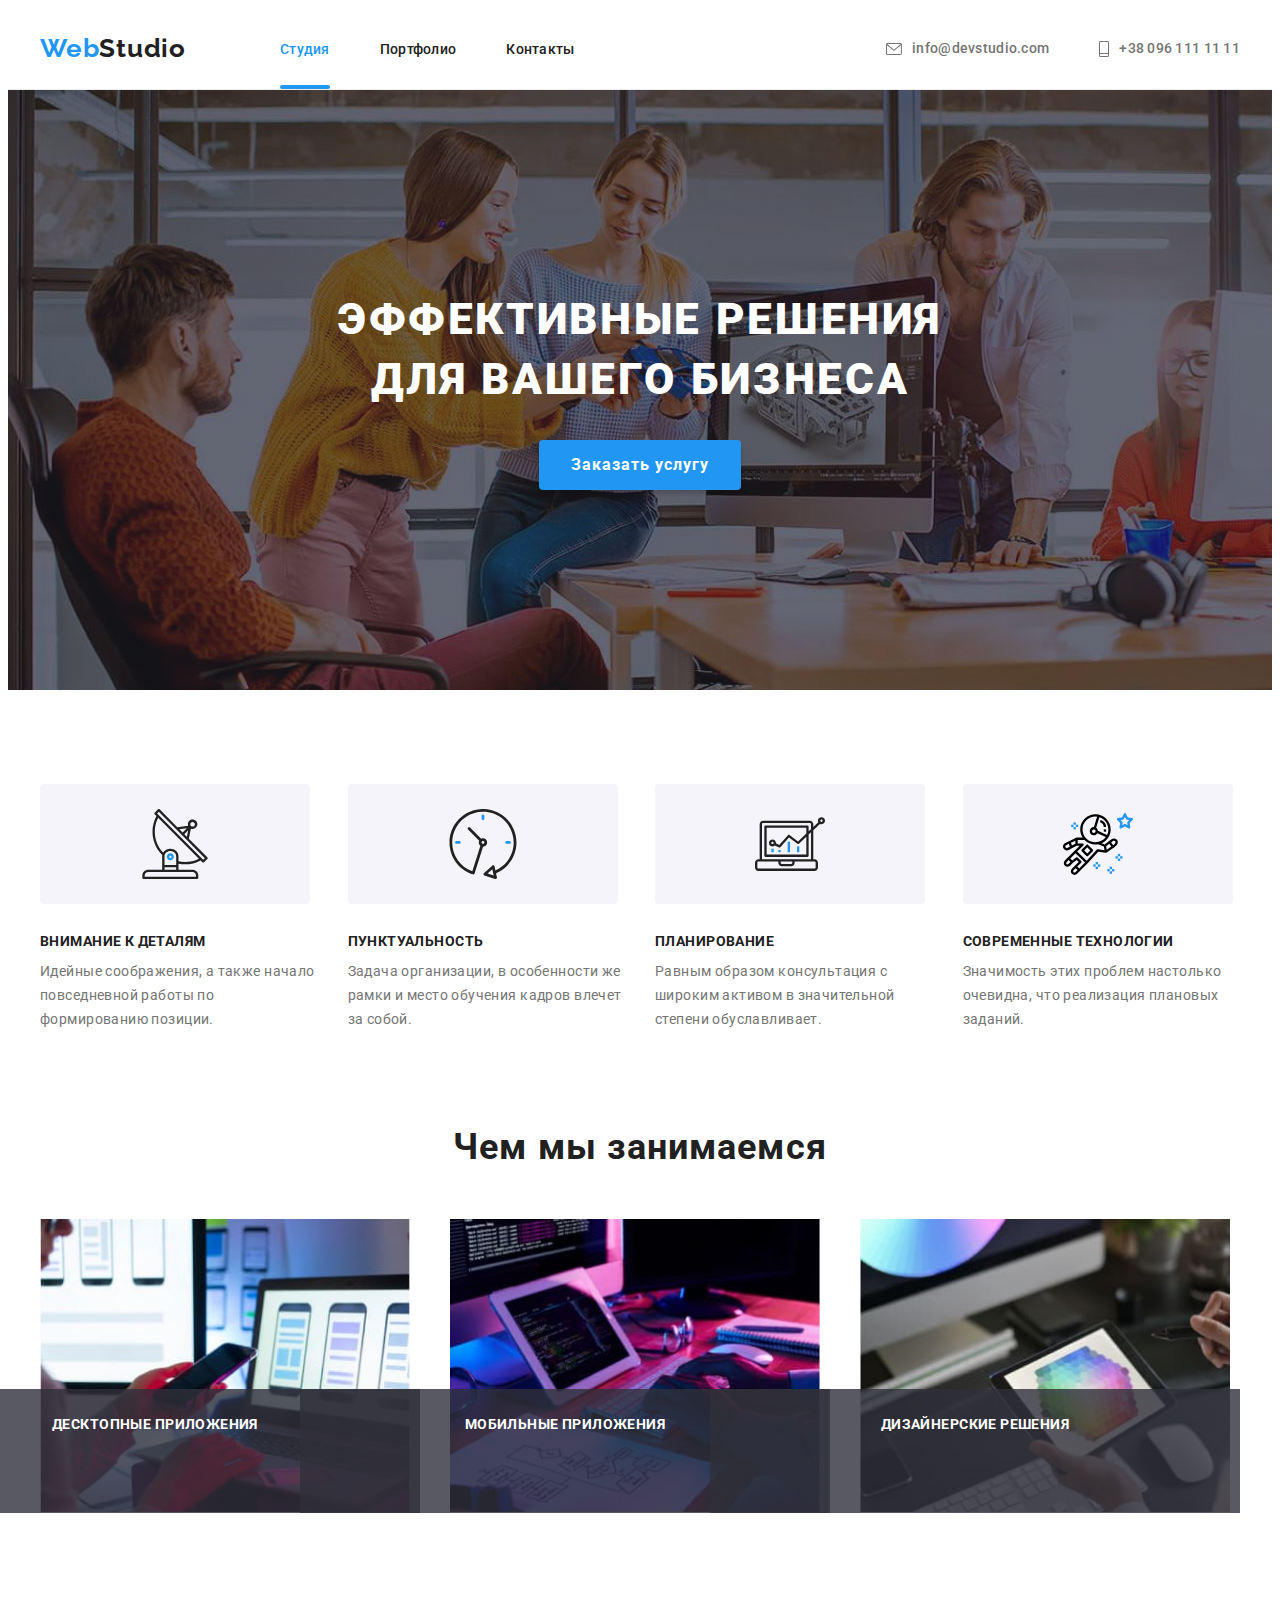
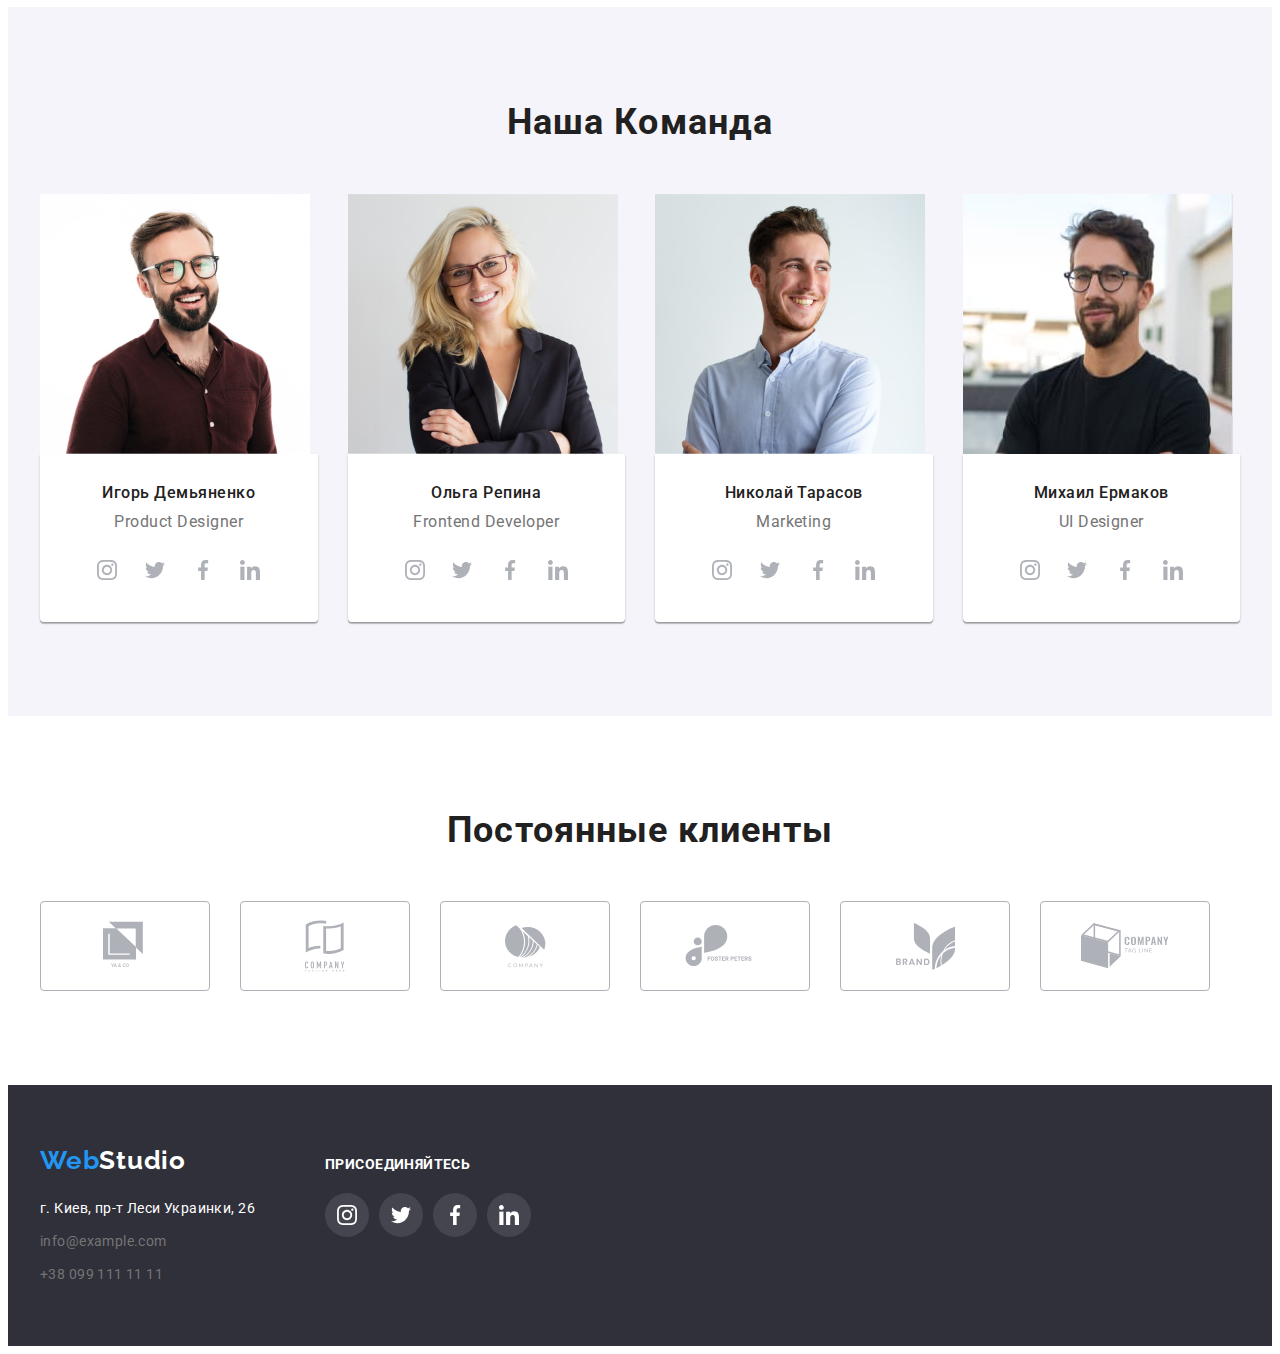
<file: index.html>
<!DOCTYPE html>
<html lang="ru">

<head>
    <link
        href="https://fonts.googleapis.com/css2?family=Raleway:wght@700&family=Roboto:wght@400;500;700;900&display=swap"
        rel="stylesheet">
    <meta charset="UTF-8">
    <link rel="stylesheet" href="https://cdnjs.cloudflare.com/ajax/libs/modern-normalize/1.0.0/modern-normalize.min.css"
        integrity="sha512-ISS7cAi1PEhQ8jnbJpJZMd29NlhNj4AWYyLOSp2CE/CsHxTCu+r+t0D2yoJudVrd0/8fTVPUVDzY5Tvli75u/g=="
        crossorigin="anonymous" />
    <meta http-equiv="X-UA-Compatible" content="IE=edge">
    <meta name="viewport" content="width=device-width, initial-scale=1.0">
    <link rel="stylesheet" href="./css/styles.css">
    <title>Веб-Студия</title>
</head>

<body>
            <header class="header">
                <div class="container">
                    <nav class="navigation link">
                        <a class="logo  link" href="./index.html" lang="en">
                            Web<span class=" header-studio">Studio</span>
                        </a>
                        <ul class="navigation-list link list">
                            <li class="navidation-item">
                                <a class="navigation-link current link" href="./index.html">Студия</a>
                            </li>
                            <li class="navidation-item">
                                <a class=" navigation-link link" href="./portfolio.html">Портфолио</a>
                            </li>
                            <li class="navidation-item">
                                <a class=" navigation-link link" href="">Контакты</a>
                            </li>
                        </ul>
                    </nav>
                    <div class="tells">
                        <ul class="tell-list list">
                            <li class="tell-item">
                                <a class="tell link" href="mailto:info@devstudio.com">
                                    <svg class="tell-img" width="16" height="12">
                                        <use href="./images/sprite.svg#icon-envelope"></use>
                                    </svg>info@devstudio.com</a>
                            </li>
                            <li class="tell-item">
                                <a class="tell link " href="tel:+380961111111">
                                    <svg class="tell-img" width="10" height="16">
                                        <use href="./images/sprite.svg#icon-Vector"></use>
                                    </svg>+38 096 111 11 11</a>
                            </li>
                        </ul>
                    </div>
            
                </div>
            </header>
    <main>
        <!-- Hero -->
        <section class="heroo-color">
            <div class="container">
<h1 class="text">Эффективные решения <br> для вашего бизнеса</h1>
<button class="modal-btn" type="button" data-modal-open>Заказать услугу</button>
          </div>
       </section>
       <!-- FEATURES -->
        <section class="features">
            <div class="container">
        <ul class="features-list list ">
            <li class="features-item">
                <div class="features-icon">
                    <svg class="features-img" width="70" height="70">
                        <use href="./images/sprite.svg#icon-antenna-1"></use>
                    </svg>
                </div>
                
                <h3 class="features-list-item">Внимание к деталям</h3>
                <p class="features-text-item">Идейные соображения, а также начало повседневной
                    работы по формированию позиции.</p>
        
            </li>
            <li class="features-item">
                <div class="features-icon">
                    <svg class="features-img" width="70" height="70">
                        <use href="./images/sprite.svg#icon-clock-1"></use>
                    </svg>
                </div>
               
                <h3 class="features-list-item">Пунктуальность</h3>
                <p class="features-text-item">
                    Задача организации, в особенности же рамки и место обучения кадров влечет за собой.
                </p>
        
            </li>
            <li class="features-item">
                <div class="features-icon">
                    <svg class="features-img" width="70" height="70">
                        <use href="./images/sprite.svg#icon-diagram-1"></use>
                    </svg>
                </div>
                
                <h3 class="features-list-item">Планирование</h3>
                <p class="features-text-item">
                    Равным образом консультация с широким активом в значительной степени обуславливает.
                </p>
        
            </li>
            <li class="features-item">
                <div class="features-icon">
                    <svg class="features-img" width="70" height="70">
                        <use href="./images/sprite.svg#icon-astronaut-1"></use>
                    </svg>
                </div>
             
                <h3 class="features-list-item">Современные технологии</h3>
                <p class="features-text-item">
                    Значимость этих проблем настолько очевидна, что реализация плановых заданий.
                </p>
        
            </li>
        </ul>
            </div>
            
        </section>
        <!-- WHAT_ARE_WE_DOING -->
        <section class="wedoing-list link">
            <div class="container">
                <h2 class="wedoing-list-title">Чем мы занимаемся</h2>
                <ul class="work-list list">
                
                    <li class="work-item">
                        <div class="wedoing-style">
                        <img src="./images/what_are_we_doing/job1.jpg" alt="пример_работы" width="370" height="294">
                            <p class="item-wrapper">Десктопные приложения</p>
                         </div>
                        </li>
                    <li class="work-item">
                         <div class="wedoing-style">
                            <img src="./images/what_are_we_doing/job2.jpg" alt="пример_работы" width="370" height="294">
                            <p class="item-wrapper">Мобильные приложения</p>
                        </div>
                        </li>
                    <li class="work-item">
                        <div class="wedoing-style">
                            <img src="./images/what_are_we_doing/job3.jpg" alt="пример_работы" width="370" height="294">
                            <p class="item-wrapper">Дизайнерские решения</p>
                        </div>
                    </li>
                </ul>
            </div>
        </section>
        <!-- TEAM -->
        <section class="our-team list link">
            <div class="container">
          <h2 class="our-team-first">Наша Команда</h2>
           <ul class="team-list list">
                    <li class="team-item">
                        <img src="./images/team/team1.jpg" alt="Член_команды" width="270" height="260">
                        <div class="our-team-wrapper">
                        <h3 class="name-team">
                            Игорь Демьяненко
                        </h3>
                         <p lang="en" class="proffesion-our-team">Product Designer</p>
                        <ul class="team-list-icon list ">
                            <li class="team-icon-item">
                                <a href="" class="team-icon-link link list"><svg class="team-icon" width="20" height="20">
                                        <use href="./images/sprite.svg#icon-instagram"></use>
                                    </svg></a>
                            </li>
                            <li class="team-icon-item">
                                <a href="" class="team-icon-link link list"><svg class="team-icon" width="20" height="20">
                                        <use href="./images/sprite.svg#icon-twitter"></use>
                                    </svg></a>
                            </li>
                            <li class="team-icon-item">
                                <a href="" class="team-icon-link link list"><svg class="team-icon" width="20" height="20">
                                        <use href="./images/sprite.svg#icon-facebook"></use>
                                    </svg></a>
                            </li>
                            <li class="team-icon-item">
                                <a href="" class="team-icon-link link list"><svg class="team-icon" width="20" height="20">
                                        <use href="./images/sprite.svg#icon-linkedin"></use>
                                    </svg></a>
                            </li>
                        </ul>
                        </div>
                        
                    </li>
                    <li class="team-item">
                        <img src="images/team/team2.jpg" alt="Член_команды" width="270" height="260">
                        <div class="our-team-wrapper">
                            <h3 class="name-team">
                                Ольга Репина
                            </h3>
                            <p lang="en" class="proffesion-our-team">Frontend Developer</p>
                        <ul class="team-list-icon list ">
                            <li class="team-icon-item">
                                <a href="" class="team-icon-link link list"><svg class="team-icon" width="20" height="20">
                                        <use href="./images/sprite.svg#icon-instagram"></use>
                                    </svg></a>
                            </li>
                            <li class="team-icon-item">
                                <a href="" class="team-icon-link link list"><svg class="team-icon" width="20" height="20">
                                        <use href="./images/sprite.svg#icon-twitter"></use>
                                    </svg></a>
                            </li>
                            <li class="team-icon-item">
                                <a href="" class="team-icon-link link list"><svg class="team-icon" width="20" height="20">
                                        <use href="./images/sprite.svg#icon-facebook"></use>
                                    </svg></a>
                            </li>
                            <li class="team-icon-item">
                                <a href="" class="team-icon-link link list"><svg class="team-icon" width="20" height="20">
                                        <use href="./images/sprite.svg#icon-linkedin"></use>
                                    </svg></a>
                            </li>
                        </ul>
                        </div>
                    </li>
                    <li class="team-item">
                        <img src="./images/team/team3.jpg" alt="Член_команды" width="270" height="260">
                        <div class="our-team-wrapper">
                            <h3 class="name-team">
                                Николай Тарасов
                            </h3>
                            <p lang="en" class="proffesion-our-team">Marketing</p>
                    <ul class="team-list-icon list ">
                        <li class="team-icon-item">
                            <a href="" class="team-icon-link link list"><svg class="team-icon" width="20" height="20">
                                    <use href="./images/sprite.svg#icon-instagram"></use>
                                </svg></a>
                        </li>
                        <li class="team-icon-item">
                            <a href="" class="team-icon-link link list"><svg class="team-icon" width="20" height="20">
                                    <use href="./images/sprite.svg#icon-twitter"></use>
                                </svg></a>
                        </li>
                        <li class="team-icon-item">
                            <a href="" class="team-icon-link link list"><svg class="team-icon" width="20" height="20">
                                    <use href="./images/sprite.svg#icon-facebook"></use>
                                </svg></a>
                        </li>
                        <li class="team-icon-item">
                            <a href="" class="team-icon-link link list"><svg class="team-icon" width="20" height="20">
                                    <use href="./images/sprite.svg#icon-linkedin"></use>
                                </svg></a>
                        </li>
                    </ul>
                        </div>
                    </li>
                    <li class="team-item">
                        <img src="./images/team/team4.jpg" alt="Член_команды" width="270" height="260">
                        <div class="our-team-wrapper">
                            <h3 class="name-team">
                                Михаил Ермаков
                            </h3>
                            <p class="proffesion-our-team">UI Designer</p>
                        <ul class="team-list-icon list ">
                            <li class="team-icon-item">
                                <a href="" class="team-icon-link link list"><svg class="team-icon" width="20" height="20">
                                        <use href="./images/sprite.svg#icon-instagram"></use>
                                    </svg></a>
                            </li>
                            <li class="team-icon-item">
                                <a href="" class="team-icon-link link list"><svg class="team-icon" width="20" height="20">
                                        <use href="./images/sprite.svg#icon-twitter"></use>
                                    </svg></a>
                            </li>
                            <li class="team-icon-item">
                                <a href="" class="team-icon-link link list"><svg class="team-icon" width="20" height="20">
                                        <use href="./images/sprite.svg#icon-facebook"></use>
                                    </svg></a>
                            </li>
                            <li class="team-icon-item">
                                <a href="" class="team-icon-link link list"><svg class="team-icon" width="20" height="20">
                                        <use href="./images/sprite.svg#icon-linkedin"></use>
                                    </svg></a>
                            </li>
                        </ul>

                        </div>
                    </li>
                   </ul>
            </div>
           
        </section>
        <section class="clients list">
            <h2 class="clients-title">Постоянные клиенты</h2>
            <div class="container">
                <ul class="clients-list">
                    <li class="clients-item">
                        <a href="" class="clients-link list link">
                            <svg class="clients-icon" width="44" height="50">
                                <use
                                href="./images/sprite.svg#icon-logo-1">
                                </use>
                            </svg>
                        </a>
                    </li>
                    <li class="clients-item">
                        <a href="" class="clients-link link">
                            <svg class="clients-icon" width="40" height="52">
                                <use
                                href="./images/sprite.svg#icon-logo-2">
                                </use>
                            </svg>
                        </a>
                    </li>
                    <li class="clients-item">
                        <a href="" class="clients-link link">
                            <svg class="clients-icon" width="41" height="43">
                                <use
                                href="./images/sprite.svg#icon-logo-3">
                                </use>
                            </svg>
                        </a>
                    </li>
                    <li class="clients-item">
                        <a href="" class="clients-link link">
                            <svg class="clients-icon" width="80" height="42">
                                <use
                                href="./images/sprite.svg#icon-logo-4">
                                </use>
                            </svg>
                        </a>
                    </li>
                    <li class="clients-item">
                        <a href="" class="clients-link link">
                            <svg class="clients-icon" width="59" height="47">
                                <use href="./images/sprite.svg#icon-logo-5">
                                </use>
                            </svg>
                        </a>
                    </li>
                    <li class="clients-item">
                        <a href="" class="clients-link link">
                            <svg class="clients-icon" width="88" height="46">
                                <use href="./images/sprite.svg#icon-Object">
                                </use>
                            </svg>
                        </a>
                    </li>
                </ul>
             </div>
        </section>
    </main>
        <footer class="footer">
            <div class="container">
                <div class="footer-logo-box">
                    <a class="logo  link" href="./index.html" lang="en">Web<span class="footer-light footer-dark">Studio</span> </a>
                    <address class="address">
                        <ul class="list footer-list">
                            <li class="footer-address-list">
                                <a class="footer-address link" href="https://goo.gl/maps/CNWoaTKzeVFjFcxj6" target="_blank"
                                    rel="noopener noreferrer">г. Киев, пр-т Леси Украинки, 26</a>
                            </li>
                            <li class="footer-address-list">
                                <a class="footer-mail-tel link" href="mailto:info@example.com">info@example.com</a>
                            </li>
                            <li class="footer-address-list">
                                <a class="footer-mail-tel link" href="tel:+380991111111">+38 099 111 11 11</a>
                            </li>
                        </ul>
                    </address>
                </div>
                <div class="section-footer-social-list">
                    <p class="footer-link-title">Присоединяйтесь</p>
                    <ul class="footer-social-list list">
                        <li class="footer-social-list-item">
                            <a href="" class="footer-social-list-link">
                                <svg class="footer-social-list-icon" width="20" height="20">
                                    <use href="./images/sprite.svg#icon-instagram"></use>
                                </svg>
                            </a>
                        </li>
                        <li class="footer-social-list-item">
                            <a href="" class="footer-social-list-link">
                                <svg class="footer-social-list-icon" width="20" height="20">
                                    <use href="./images/sprite.svg#icon-twitter"></use>
                                </svg>
                            </a>
                        </li>
                        <li class="footer-social-list-item">
                            <a href="" class="footer-social-list-link">
                                <svg class="footer-social-list-icon" width="20" height="20">
                                    <use href="./images/sprite.svg#icon-facebook"></use>
                                </svg>
                            </a>
                        </li>
                        <li class="footer-social-list-item">
                            <a href="" class="footer-social-list-link">
                                <svg class="footer-social-list-icon" width="20" height="20">
                                    <use href="./images/sprite.svg#icon-linkedin"></use>
                                </svg>
                            </a>
                        </li>
                    </ul>
                </div>
            </div>
        </footer>
        <div class="backdrop is-hidden" data-modal>
            <div class="modal">
                <button type="button" class="modal-close-btn" data-modal-close>
                    <svg class="close-icon" width="18" height="18">
                        <use href="./images/sprite.svg#icon-close"></use>
                    </svg>
                </button>
            </div>
        </div>
        <script src="./js/modal.js"></script>
</body>

</html>
</file>
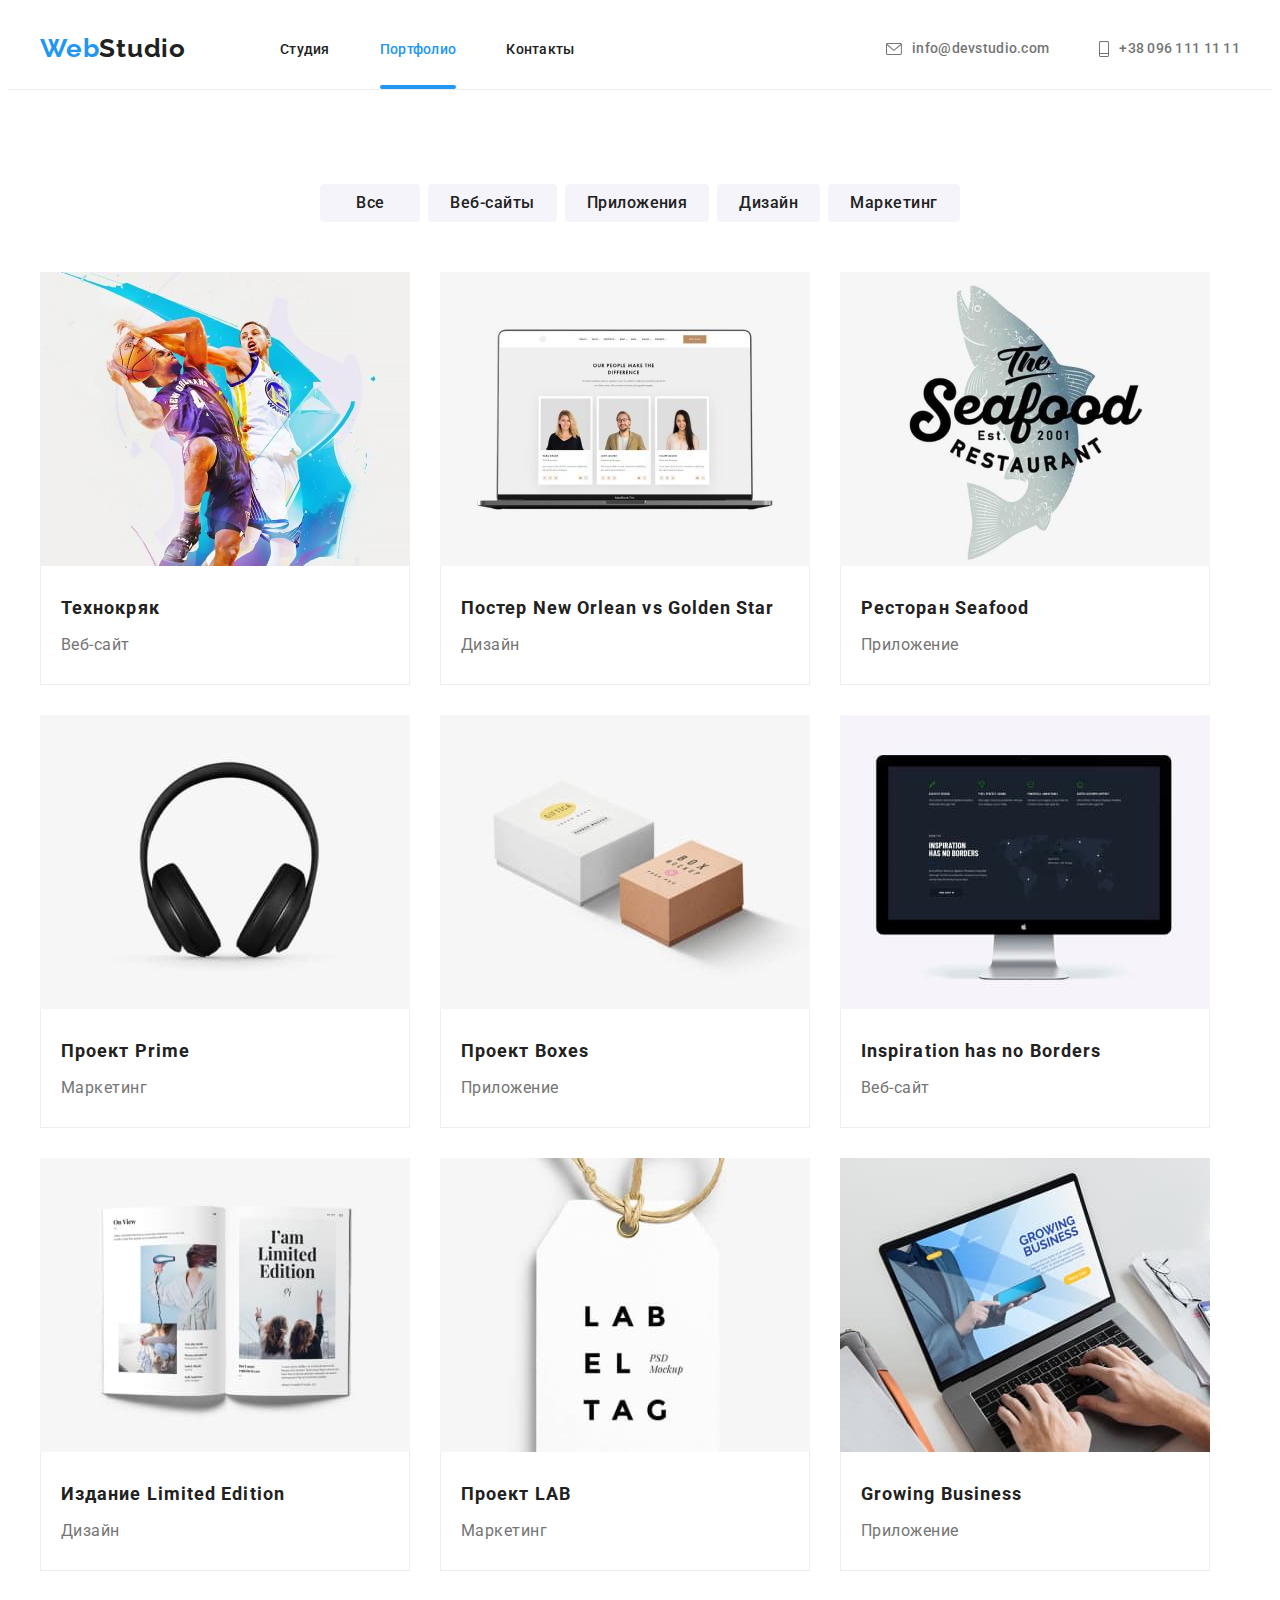
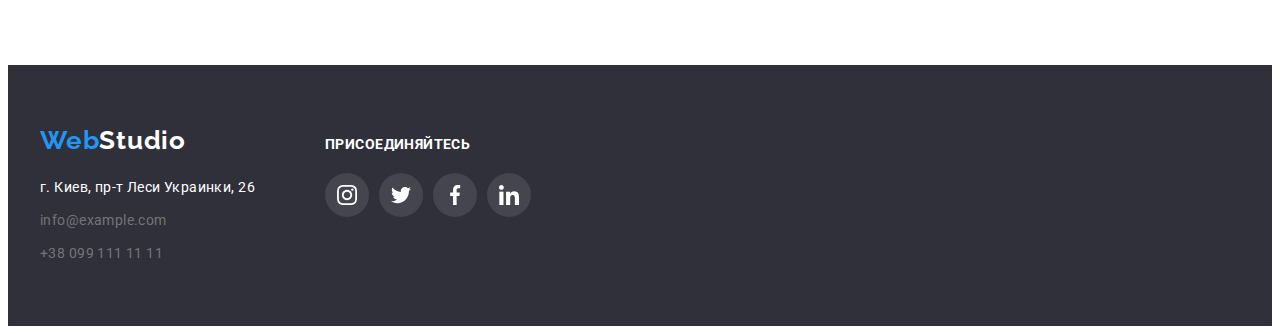
<file: portfolio.html>
<!DOCTYPE html>
<html lang="en">
<head>
    <link rel="stylesheet" href="https://cdnjs.cloudflare.com/ajax/libs/modern-normalize/1.0.0/modern-normalize.min.css"
        integrity="sha512-ISS7cAi1PEhQ8jnbJpJZMd29NlhNj4AWYyLOSp2CE/CsHxTCu+r+t0D2yoJudVrd0/8fTVPUVDzY5Tvli75u/g=="
        crossorigin="anonymous" />
        <link rel="preconnect" href="https://fonts.gstatic.com">
    <link href="https://fonts.googleapis.com/css2?family=Raleway:wght@700&family=Roboto:wght@400;500;700;900&display=swap"
        rel="stylesheet">
       <link rel="stylesheet" href="./css/styles.css">
    
    <meta charset="UTF-8">
    <meta http-equiv="X-UA-Compatible" content="IE=edge">
    <meta name="viewport" content="width=device-width, initial-scale=1.0">
    <title>Portfolio</title>
       </head>
        <body>
            <header class="header">
                <div class="container">
                    <nav class="navigation link">
                        <a class="logo  link" href="./index.html" lang="en">
                            Web<span class=" header-studio">Studio</span>
                        </a>
                        <ul class="navigation-list link list">
                            <li class="navidation-item">
                                <a class="navigation-link  link" href="./index.html">Студия</a>
                            </li>
                            <li class="navidation-item">
                                <a class=" navigation-link current link" href="./portfolio.html">Портфолио</a>
                            </li>
                            <li class="navidation-item">
                                <a class=" navigation-link link" href="">Контакты</a>
                            </li>
                        </ul>
                    </nav>
                    <div class="tells">
                    <ul class="tell-list list">
                        <li class="tell-item">
                             <a class="tell link" href="mailto:info@devstudio.com">
                                 <svg class="tell-img" width="16" height="12">
                                <use href="./images/sprite.svg#icon-envelope"></use>
                            </svg>info@devstudio.com</a> 
                        </li>
                        <li class="tell-item"> 
                            <a class="tell link " href="tel:+380961111111">
                                <svg class="tell-img" width="10" height="16">
                                <use href="./images/sprite.svg#icon-Vector"></use>
                            </svg>+38 096 111 11 11</a> 
                        </li>
                    </ul>
                    </div>
                   
                </div>
            </header>
            <main>
                <section class="main">
                   <div class="container">
                <ul class="main-list list">
                    <li class="list-btn">
                        <button class="main-btn" type="button">Все</button>
                    </li>
                    <li class="list-btn">
                        <button class="main-btn" type="button">Веб-сайты</button>
                    </li>
                    <li class="list-btn">
                        <button class="main-btn" type="button">Приложения</button>
                    </li>
                    <li class="list-btn">
                        <button class="main-btn" type="button">Дизайн</button>
                    </li>
                    <li class="list-btn">
                        <button class="main-btn" type="button">Маркетинг</button>
                    </li>
                </ul>
                <ul class="projekt-list list">
                    <li class="projekt-item">
                      <div class="projekt-link-wrapper">
                        <a href="#" class="projekt-list-stile">
                            <img src="./images/port_filtr/filtr1.jpg" alt="призентация" width="370" height="294">
                            <p class="overlay">Технокряк это современная площадка распространения коронавируса. Компании используют эту
                                платформу для цифрового
                                шпионажа и атак на защищённые сервера конкурентов.</p>
                      </div>
                     <div class="projekt-wrapper">
                            <h2 class="projekt-list-item">Технокряк</h2>
                            <p class="info-item">Веб-сайт</p>
                        </div>
                    </a>
                    </li>
                    <li class="projekt-item">
                            <div class="projekt-link-wrapper">
                                <a href="#" class="projekt-list-stile">
                                    <img src="./images/port_filtr/filtr2.jpg" alt="презентация" width="370" height="294">
                                    <p class="overlay">Технокряк это современная площадка распространения коронавируса. Компании используют эту
                                        платформу для цифрового
                                        шпионажа и атак на защищённые сервера конкурентов.</p>
                        </div>
                            <div class="projekt-wrapper">
                                <h2 class="projekt-list-item">Постер New Orlean vs Golden Star</h2>
                                <p class="info-item">Дизайн</p>
                            </div>
                        </a>
                    </li>
                    <li class="projekt-item">
                       <div class="projekt-link-wrapper">
                            <a href="#" class="projekt-list-stile">
                                <img src="./images/port_filtr/filtr3.jpg" alt="призентация" width="370" height="294">
                                <p class="overlay">Технокряк это современная площадка распространения коронавируса. Компании используют эту
                                    платформу для цифрового
                                    шпионажа и атак на защищённые сервера конкурентов.</p>
                       </div>
                            <div class="projekt-wrapper">
                                <h2 class="projekt-list-item">Ресторан Seafood</h2>
                                <p class="info-item">Приложение</p>
                            </div>
                        </a>
                    </li>
                    <li class="projekt-item">
                        <div class="projekt-link-wrapper">
                            <a href="#" class="projekt-list-stile">
                                <img src="./images/port_filtr/filtr4.jpg" alt="призентация" width="370" height="294">
                                <p class="overlay">Технокряк это современная площадка распространения коронавируса. Компании используют эту
                                    платформу для цифрового
                                    шпионажа и атак на защищённые сервера конкурентов.</p>
                        </div>
                            <div class="projekt-wrapper">
                                <h2 class="projekt-list-item">Проект Prime</h2>
                                <p class="info-item">Маркетинг</p>
                            </div>
                        </a>
                    </li>
                    <li class="projekt-item">
                        <div class="projekt-link-wrapper">
                            <a href="#" class="projekt-list-stile">
                                <img src="./images/port_filtr/filtr5.jpg" alt="призентация" width="370" height="294">
                                <p class="overlay">Технокряк это современная площадка распространения коронавируса. Компании используют эту
                                    платформу для цифрового
                                    шпионажа и атак на защищённые сервера конкурентов.</p>
                        </div>
                            <div class="projekt-wrapper">
                                <h2 class="projekt-list-item">Проект Boxes</h2>
                                <p class="info-item">Приложение</p>
                            </div>
                        </a>
                    </li>
                    <li class="projekt-item">
                        <div class="projekt-link-wrapper">
                            <a href="#" class="projekt-list-stile">
                                <img src="./images/port_filtr/filtr6.jpg" alt="призентация" width="370" height="294">
                                <p class="overlay">Технокряк это современная площадка распространения коронавируса. Компании используют эту
                                    платформу для цифрового
                                    шпионажа и атак на защищённые сервера конкурентов.</p>
                        </div>
                            <div class="projekt-wrapper">
                                <h2 class="projekt-list-item">Inspiration has no Borders</h2>
                                <p class="info-item">Веб-сайт</p>
                            </div>
                        </a>

                    </li>
                    <li class="projekt-item">
                        <div class="projekt-link-wrapper">
                            <a href="#" class="projekt-list-stile">
                                <img src="./images/port_filtr/filtr7.jpg" alt="призентация" width="370" height="294">
                                <p class="overlay">Технокряк это современная площадка распространения коронавируса. Компании используют эту
                                    платформу для цифрового
                                    шпионажа и атак на защищённые сервера конкурентов.</p>
                        </div>
                            <div class="projekt-wrapper">
                                <h2 class="projekt-list-item">Издание Limited Edition</h2>
                                <p class="info-item">Дизайн</p>
                            </div>
                        </a>

                    </li>
                    <li class="projekt-item">
                        <div class="projekt-link-wrapper">
                            <a href="#" class="projekt-list-stile"> <img src="./images/port_filtr/filtr8.jpg" alt="призентация" width="370"
                                    height="294">
                                <p class="overlay">Технокряк это современная площадка распространения коронавируса. Компании используют эту
                                    платформу для цифрового
                                    шпионажа и атак на защищённые сервера конкурентов.</p>
                        </div>
                            <div class="projekt-wrapper">
                                <h2 class="projekt-list-item">Проект LAB</h2>
                                <p class="info-item">Маркетинг</p>
                            </div>
                        </a>
                    </li>
                    <li class="projekt-item">
                        <div class="projekt-link-wrapper">
                            <a href="#" class="projekt-list-stile">
                                <img src="./images/port_filtr/filtr9.jpg" alt="призентация" width="370" height="294">
                                <p class="overlay">Технокряк это современная площадка распространения коронавируса. Компании используют эту
                                    платформу для цифрового
                                    шпионажа и атак на защищённые сервера конкурентов.</p>
                                   </a>
                                    
                        </div>
                            
                    <div class="projekt-wrapper">
                        <h2 class="projekt-list-item">Growing Business</h2>
                        <p class="info-item">Приложение</p>
                    </div>
                </div>
                
            </li>
        </ul>
    </div>
             </section>
            </main>
<footer class="footer">
    <div class="container">
        <div class="footer-logo-box">
            <a class="logo  link" href="./index.html" lang="en">Web<span class="footer-light footer-dark">Studio</span>
            </a>
            <address class="address">
                <ul class="list footer-list">
                    <li class="footer-address-list">
                        <a class="footer-address link" href="https://goo.gl/maps/CNWoaTKzeVFjFcxj6" target="_blank"
                            rel="noopener noreferrer">г. Киев, пр-т Леси Украинки, 26</a>
                    </li>
                    <li class="footer-address-list">
                        <a class="footer-mail-tel link" href="mailto:info@example.com">info@example.com</a>
                    </li>
                    <li class="footer-address-list">
                        <a class="footer-mail-tel link" href="tel:+380991111111">+38 099 111 11 11</a>
                    </li>
                </ul>
            </address>
        </div>
        <div class="section-footer-social-list">
            <p class="footer-link-title">Присоединяйтесь</p>
            <ul class="footer-social-list list">
                <li class="footer-social-list-item">
                    <a href="" class="footer-social-list-link">
                        <svg class="footer-social-list-icon" width="20" height="20">
                            <use href="./images/sprite.svg#icon-instagram"></use>
                        </svg>
                    </a>
                </li>
                <li class="footer-social-list-item">
                    <a href="" class="footer-social-list-link">
                        <svg class="footer-social-list-icon" width="20" height="20">
                            <use href="./images/sprite.svg#icon-twitter"></use>
                        </svg>
                    </a>
                </li>
                <li class="footer-social-list-item">
                    <a href="" class="footer-social-list-link">
                        <svg class="footer-social-list-icon" width="20" height="20">
                            <use href="./images/sprite.svg#icon-facebook"></use>
                        </svg>
                    </a>
                </li>
                <li class="footer-social-list-item">
                    <a href="" class="footer-social-list-link">
                        <svg class="footer-social-list-icon" width="20" height="20">
                            <use href="./images/sprite.svg#icon-linkedin"></use>
                        </svg>
                    </a>
                </li>
            </ul>
        </div>
    </div>
</footer>
</body>
</html>
</file>
<file: css/styles.css>
:root {
  --main-font: "Roboto", sans-serif;
  --secondary-font: "Raleway", sans-serif;
  --accent-color: #2196f3;
  --text-decoration-color: #757575;
  --title-color: #212121;
  --secondary-color: #ffffff;
  --footer-color: #2f303a;
  --footer-link-kolor: rgba(255, 255, 255, 0.6);
  --bacgraund-color: #2f303a;
  --bacground-secon-color: #f5f4fa;
  --section-pt: 94px;
  --section-pb: 94px;
  --icon-color: #afb1b8;
}
body {
  font-family: var(--main-font);
  color: var(--title-color);
}
ul {
  list-style-type: none;
}
a {
  text-decoration: none;
}
h1,
h2,
h3,
h4,
h5,
h6,
p {
  margin: 0;
}

ul,
ol {
  margin: 0;
  padding: 0;
}

img {
  display: block;
}
.visually-hidden {
  position: absolute !important;
  clip: rect(1px 1px 1px 1px); /* IE6, IE7 */
  clip: rect(1px, 1px, 1px, 1px);
  padding: 0 !important;
  border: 0 !important;
  height: 1px !important;
  width: 1px !important;
  overflow: hidden;
}

.link {
  content: var(--accent-color);
  text-decoration: none;
}
.list {
  list-style: none;
  color: var(--text-decoration-color);
}

.adress {
  font-style: normal;
}
/* ------ header ---- */
.container {
  width: 1200px;
  margin: 0 auto;
  padding-left: 15px;
  padding-right: 15px;
}
.header .container {
  display: flex;
  align-items: center;
}
.header {
  display: flex;
  align-items: center;
  padding-top: 25px;
  padding-bottom: 25px;
  border-bottom: 1px solid #ececec;
}
.navigation {
  display: flex;
  align-items: center;
}
.navigation-list {
  display: flex;
  align-items: center;
  margin-left: 94px;
}
.tell:hover .tell-img,
.tell:focus .tell-img {
  fill: var(--accent-color);
}
.tell-img {
  fill: rgba(117, 117, 117, 1);
}

.tell-list {
  display: flex;
  align-items: center;
}
.tell-item:not(:last-child) {
  margin-right: 50px;
}

.navidation-item:not(:last-child) {
  margin-right: 50px;
}

.navigation-link:hover,
.navigation-link:focus {
  color: var(--accent-color);
}
.header-studio {
  color: var(--title-color);
}
.navigation-link {
  font-family: var(--main-font);
  font-weight: 500;
  font-size: 14px;
  line-height: 1.14;
  letter-spacing: 0.02em;
  color: var(--title-color);
  padding-top: 32px;
  padding-bottom: 32px;
  transition: color 250ms cubic-bezier(0.4, 0, 0.2, 1);
}
.current {
  position: relative;
  color: var(--accent-color);
}
.current::after {
  position: absolute;
  bottom: 0;
  left: 0;
  content: "";
  display: inline;
  width: 100%;
  height: 4px;
  border-radius: 2px;
  background: var(--accent-color);
}
.tells {
  display: flex;
  align-items: center;
  margin-left: auto;
}
.tell-img {
  margin-right: 10px;
  transition: fill 250ms cubic-bezier(0.4, 0, 0.2, 1);
}
.tell:hover,
.tell:focus {
  color: var(--accent-color);
}
.tell-img:hover,
.tell-img:focus {
  color: var(--accent-color);
}

.tell {
  display: flex;
  align-items: center;
  font-family: var(--main-font);
  font-weight: 500;
  font-size: 14px;
  line-height: 1.14;
  letter-spacing: 0.02em;
  color: var(--text-decoration-color);
  transition: color 250ms cubic-bezier(0.4, 0, 0.2, 1);
}

.logo {
  font-family: var(--secondary-font);
  font-weight: 700;
  font-size: 26px;
  line-height: 1.2;
  letter-spacing: 0.03em;
  color: var(--accent-color);
}
.current {
  color: var(--accent-color);
}
/* ------ end header ---- */
/* ----- hero------ */
.text {
  font-family: var(--main-font);
  font-weight: 900;
  font-size: 44px;
  line-height: 1.36;
  letter-spacing: 0.06em;
  text-transform: uppercase;
  color: var(--secondary-color);
}
.heroo-color {
  background-color: var(--bacgraund-color);
  background-image: linear-gradient(
      rgba(47, 48, 58, 0.4),
      rgba(47, 48, 58, 0.4)
    ),
    url(../images/hero/hero.jpg);
  background-size: cover;
  background-repeat: no-repeat;
  max-width: 1600px;
  margin: 0 auto;
}
.heroo-color .container {
  text-align: center;
  width: 1200px;
  padding: 200px 0;
}
.modal-btn {
  font-family: inherit;
  font-weight: 700;
  font-size: 16px;
  line-height: 1.9;
  letter-spacing: 0.06em;
  color: var(--secondary-color);
  cursor: pointer;
  background: var(--accent-color);
  box-shadow: 0px 4px 4px rgba(0, 0, 0, 0.15);
  border-radius: 4px;
  padding: 10px 32px;
  min-width: 200px;
  margin-top: 30px;
  border-style: none;
}

/* -----  end hero------ */

/* --- FEATURES ---*/
.features .container {
  width: 1200px;
  padding-top: 94px;
}
.features-list {
  display: flex;
  align-items: center;

  margin-left: -30px;
  margin-top: -30px;
}
.features-item {
  flex-basis: calc(100% / 4 - 30px);
  margin-left: 30px;
  margin-top: 30px;
}
.features-icon {
  display: flex;
  justify-content: center;
  align-items: center;
  margin-bottom: 30px;
  background-color: rgba(245, 244, 250, 1);
  border-radius: 4px;
  width: 270px;
  height: 120px;
}
.features-list-item {
  font-weight: 700;
  font-size: 14px;
  line-height: 1.14;
  letter-spacing: 0.03em;
  text-transform: uppercase;
  color: var(--title-color);
  margin-bottom: 10px;
}
.features-text-item {
  font-size: 14px;
  line-height: 1.7;
  letter-spacing: 0.03em;
  color: var(--text-decoration-color);
}
/* ---  end FEATURES ---*/
/* WHAT_ARE_WE_DOING */
.wedoing-list {
  padding-top: 94px;
}
.wedoing-list .container {
  width: 1200px;
  padding-bottom: 94px;
}
.work-list {
  display: flex;
  text-align: center;
  margin-left: -30px;
  margin-top: -30px;
}
.work-item {
  flex-basis: calc(100% / 3 - 30px);
  margin-left: 30px;
  margin-top: 30px;
}
.wedoing-style {
  position: relative;
}
.item-wrapper {
  position: absolute;
  bottom: 0;
  right: 0;
  text-transform: uppercase;
  font-family: var(--main-font);
  font-weight: 700;
  font-size: 14px;
  line-height: 16px;
  letter-spacing: 0.03em;
  color: #ffffff;
  padding: 27px 80px;
  background: rgba(47, 48, 58, 0.8);
  width: 370px;
  height: 70px;
}
.wedoing-list-title {
  font-weight: 700;
  font-size: 36px;
  line-height: 1.2;
  text-align: center;
  letter-spacing: 0.03em;
  margin-bottom: 50px;
  color: var(--title-color);
}
/* end WHAT_ARE_WE_DOING */
/* ---Team--- */
.our-team {
  align-items: center;
  padding-top: var(--section-pt);
  padding-bottom: var(--section-pb);
  background-color: var(--bacground-secon-color);
}
.our-team .container {
  width: 1200px;
}
.team-list {
  display: flex;
  text-align: center;
  margin-left: -30px;
  margin-top: -30px;
}
.team-item {
  flex-basis: calc(100% / 4 - 30px);
  margin-left: 30px;
  margin-top: 30px;
}
.team-icon-link:hover,
.team-icon-link:focus {
  background-color: var(--accent-color);
}
.team-icon-link:hover .team-icon,
.team-icon-link:focus .team-icon {
  fill: var(--secondary-color);
}

.team-list-icon {
  display: flex;
  align-items: center;
  justify-content: space-between;
  margin-top: 16px;
}
.team-icon {
  transition: fill 250ms cubic-bezier(0.4, 0, 0.2, 1);
}
.team-icon-link {
  display: flex;
  justify-content: center;
  align-items: center;
  width: 44px;
  height: 44px;
  border-radius: 50%;
  fill: var(--icon-color);
  transition: background-color 250ms cubic-bezier(0.4, 0, 0.2, 1);
}
.our-team-wrapper {
  padding: 30px 45px;
  background: var(--secondary-color);
  box-shadow: 0px 1px 3px rgba(0, 0, 0, 0.12), 0px 1px 1px rgba(0, 0, 0, 0.14),
    0px 2px 1px rgba(0, 0, 0, 0.2);
  border-radius: 0px 0px 4px 4px;
}

.our-team-first {
  text-align: center;
  font-weight: 700;
  font-size: 36px;
  line-height: 1.2;
  letter-spacing: 0.03em;
  color: var(--title-color);
  margin-bottom: 50px;
}
.name-team {
  font-weight: 500;
  font-size: 16px;
  line-height: 1.18;
  letter-spacing: 0.03em;
  margin-bottom: 10px;
  color: var(--title-color);
}
.proffesion-our-team {
  font-size: 16px;
  line-height: 1.18;
  letter-spacing: 0.03em;
  color: var(--text-decoration-color);
}
/* --- end Team--- */
/* ----clients---- */
.clients {
  padding-top: var(--section-pt);
  padding-bottom: var(--section-pt);
}
.clients-title {
  font-family: var(--main-font);
  font-weight: 700;
  font-size: 36px;
  line-height: 1.16;
  text-align: center;
  letter-spacing: 0.03em;
  color: var(--title-color);
}
.clients-link:hover,
.clients-link:focus {
  border: 1px solid rgba(33, 150, 243, 1);
}

.clients-link:hover .clients-icon,
.clients-link:focus .clients-icon {
  fill: var(--accent-color);
}
.clients-link {
  display: flex;
  align-items: center;
  justify-content: center;
  fill: var(--icon-color);
  border: 1px solid #afb1b8;
  box-sizing: border-box;
  border-radius: 4px;
  width: 170px;
  height: 90px;
  transition: border 250ms cubic-bezier(0.4, 0, 0.2, 1);
}
.clients-icon {
  transition: fill 250ms cubic-bezier(0.4, 0, 0.2, 1);
}
.clients-item:not(:first-child) {
  margin-left: 30px;
}

.clients-list {
  display: flex;
  align-items: center;
  margin-top: 50px;
}

/* ----end clients---- */
/* --footer-- */

.adress {
  display: flex;
  flex-direction: column;
  margin-top: 20px;
}
.footer-dark {
  color: var(--secondary-color);
}
.footer {
  display: flex;
  align-items: center;
  justify-content: center;
  background-color: var(--footer-color);
  padding-top: 60px;
  padding-bottom: 60px;
}

.footer .container {
  display: flex;
  align-items: baseline;
}
.footer-logo-box {
  margin-right: 70px;
}
.address {
  font-style: normal;
  margin-top: 20px;
}

.section-footer-social-list {
  width: 206px;
  height: 80px;
  margin: 0;
  padding: 0;
  box-sizing: content-box;
}

.footer-link-title {
  font-family: var(--main-font);
  font-weight: 700;
  font-size: 14px;
  line-height: 1.14;
  letter-spacing: 0.03em;
  text-transform: uppercase;
  color: var(--secondary-color);
  margin-bottom: 20px;
}

.footer-social-list {
  display: flex;
  align-items: center;
  justify-content: center;
}

.footer-social-list-item:not(:last-child) {
  margin-right: 10px;
}

.footer-social-list-link {
  display: flex;
  align-items: center;
  justify-content: center;
  width: 44px;
  height: 44px;
  border-radius: 50%;
  fill: var(--secondary-color);
  background-color: rgba(255, 255, 255, 0.1);
  transition: background-color 250ms cubic-bezier(0.4, 0, 0.2, 1);
}

.footer-social-list-link:hover,
.footer-social-list-link:focus {
  fill: var(--secondary-color);
  background-color: var(--accent-color);
}

.footer-list {
  display: flex;
  flex-direction: column;
  justify-content: flex-start;
  align-items: flex-start;
}

.footer-address-list:not(:last-child) {
  margin-bottom: 9px;
}

.footer-address {
  font-weight: 400;
  font-size: 14px;
  line-height: 1.71;
  letter-spacing: 0.03em;
  color: var(--secondary-color);
}

.footer-mail-tel {
  font-weight: 400;
  font-size: 14px;
  line-height: 1.71;
  letter-spacing: 0.03em;
  color: var(--footer-mail-tel);
}

/* --end footer-- */
/* --- portfolio---- */
.main {
  padding-top: 94px;
  padding-bottom: 94px;
}
.main .container {
  width: 1200px;
  padding-left: 15px;
  padding-right: 15px;
}
.main-list {
  display: flex;
  margin-bottom: 50px;
  flex-direction: row;
  justify-content: center;
}
.list-btn:not(:last-child) {
  margin-right: 8px;
}

.projekt-list {
  display: flex;
  align-items: center;
  flex-wrap: wrap;
  margin-left: -30px;
  margin-top: -30px;
}

.main-btn:hover,
.main-btn:focus {
  color: var(--bacground-secon-color);
  background: var(--accent-color);
  box-shadow: 0px 3px 1px rgba(0, 0, 0, 0.1), 0px 1px 2px rgba(0, 0, 0, 0.08),
    0px 2px 2px rgba(0, 0, 0, 0.12);
}
.main-btn {
  padding: 6px 22px;
  font-family: inherit;
  font-weight: 500;
  font-size: 16px;
  line-height: 1.62;
  letter-spacing: 0.03em;
  color: var(--title-color);
  background: var(--bacground-secon-color);
  border-radius: 4px;
  border-style: none;
  min-width: 100px;
  cursor: pointer;
  transition: color 250ms cubic-bezier(0.4, 0, 0.2, 1),
    background-color 250ms cubic-bezier(0.4, 0, 0.2, 1),
    box-shadow 250ms cubic-bezier(0.4, 0, 0.2, 1);
}

.projekt-item:hover {
  filter: drop-shadow(0px 4px 4px rgba(0, 0, 0, 0.25));
}
.projekt-item {
  font-weight: 700;
  font-size: 18px;
  line-height: 2;
  letter-spacing: 0.06em;
  color: var(--title-color);
  background-color: var(--secondary-color);
  flex-basis: calc(100% / 9 - 30px);
  margin-left: 30px;
  margin-top: 30px;
  transition: filter 250ms linear, opacity 0ms linear 0ms;
}
.projekt-list-item {
  font-family: var(--main-font);
  font-weight: 700;
  font-size: 18px;
  line-height: 2;
  letter-spacing: 0.06em;
  color: var(--title-color);
  margin-bottom: 4px;
}
.projekt-wrapper {
  border: 1px solid rgba(238, 238, 238, 1);
  padding: 24px 20px;
  border-top: none;
}
.projekt-link-wrapper {
  position: relative;
}
.overlay {
  position: absolute;
  top: 0;
  left: 0;
  height: 100%;
  background: rgba(33, 150, 243, 0.9);
  font-family: var(--main-font);
  font-weight: 400;
  font-size: 18px;
  line-height: 1.55;
  letter-spacing: 0.03em;
  color: #ffffff;
  padding: 63px 24px;
  overflow: hidden;
  transform: rotateX(90deg);
  transform-origin: left bottom;
  opacity: 0;
  transition: transform 250ms cubic-bezier(0.4, 0, 0.2, 1);
}
.projekt-link-wrapper:hover .overlay,
.projekt-link-wrapper:focus .overlay {
  transform: rotateX(0deg);
  opacity: 1;
}
.projekt-item:hover .overlay,
.projekt-item:focus .overlay {
  transform: rotateX(0deg);
  opacity: 1;
}
.info-item {
  font-weight: 400;
  font-size: 16px;
  line-height: 1.87;
  letter-spacing: 0.03em;
  color: var(--text-decoration-color);
}

/* ----portfolio---- */
.backdrop {
  position: fixed;
  top: 0;
  left: 0;
  width: 100vw;
  height: 100vh;
  background-color: rgba(0, 0, 0, 0.2);
  transition: opacity 250ms cubic-bezier(0.4, 0, 0.2, 1),
    visibility 250ms cubic-bezier(0.4, 0, 0.2, 1),
    pointer-events 250ms cubic-bezier(0.4, 0, 0.2, 1);
}

.modal {
  position: absolute;
  top: 50%;
  left: 50%;
  transform: translate(-50%, -50%);
  width: 528px;
  height: 580px;
  background-color: #ffffff;
}
.modal-close-btn {
  position: absolute;
  top: 8px;
  right: 8px;
  width: 30px;
  height: 30px;
  background-color: transparent;
  border: 1px solid rgba(0, 0, 0, 0.1);
  border-radius: 50%;
  cursor: pointer;
}
.is-hidden {
  opacity: 0;
  visibility: hidden;
  pointer-events: none;
}
</file>
